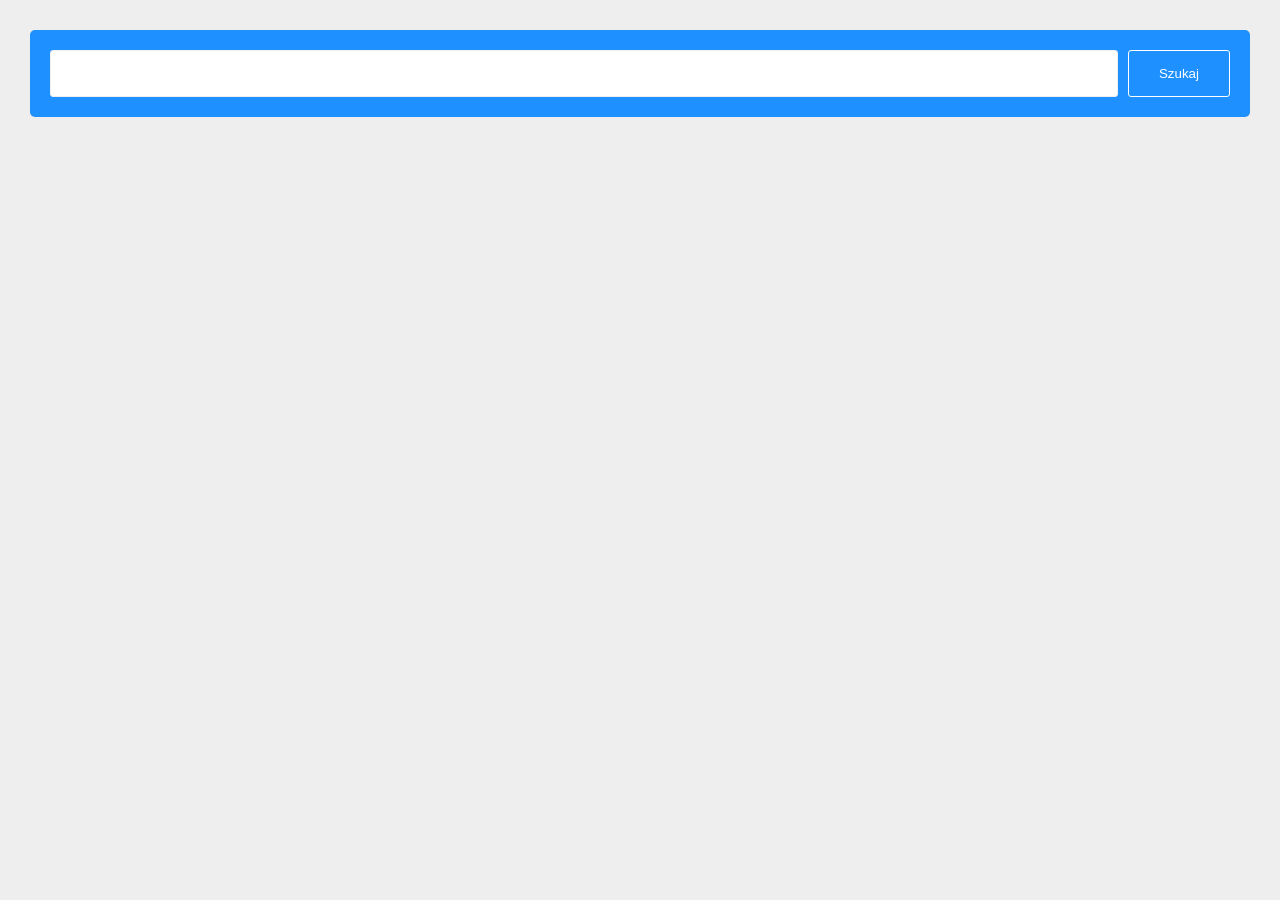
<file: 2-zadanie-google-books/index.html>
<!doctype html>
<html lang="pl">
    <head>
        <meta charset="utf-8">
        <title></title>
        <meta http-equiv="x-ua-compatible" content="ie=edge">
        <meta name="viewport" content="width=device-width, initial-scale=1, shrink-to-fit=no">
        <link rel="stylesheet" href="style.css">
    </head>
    <body>
        <form class="search-form" id="searchForm">
            <input type="text" id="search">
            <button type="submit">Szukaj</button>
        </form>
        <ul class="list">

        </ul>
        <script src="https://code.jquery.com/jquery-3.4.1.min.js" integrity="sha256-CSXorXvZcTkaix6Yvo6HppcZGetbYMGWSFlBw8HfCJo=" crossorigin="anonymous"></script>
        <script src="./app.js"></script>
    </body>
</html>
</file>
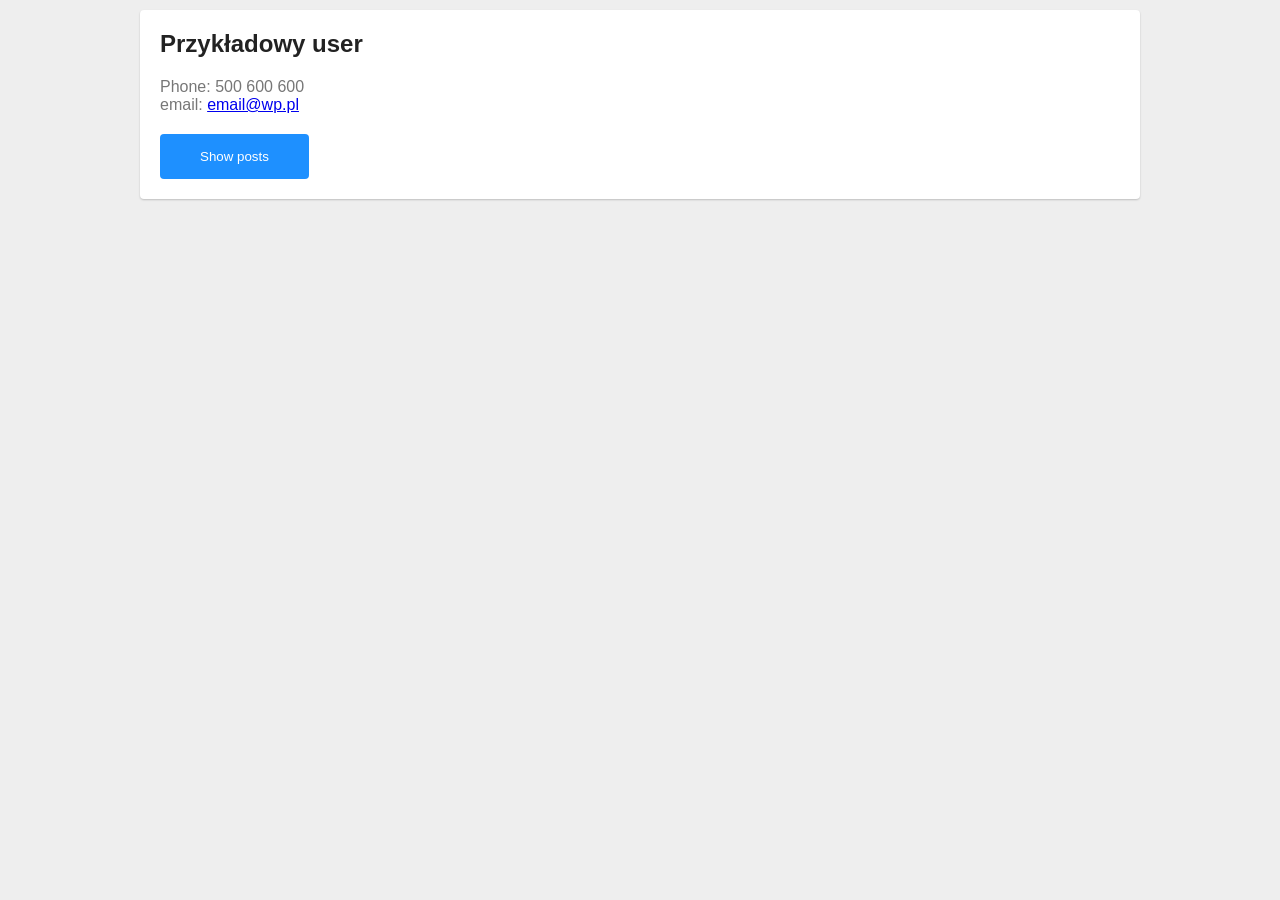
<file: 4-zadanie-placeholder-users/index.html>
<!doctype html>
<html lang="pl">
    <head>
        <meta charset="utf-8">
        <title></title>
        <meta http-equiv="x-ua-compatible" content="ie=edge">
        <meta name="viewport" content="width=device-width, initial-scale=1">
        <link rel="stylesheet" href="style.css">
    </head>
    <body>
        <div class="users-list" id="usersList">

            <!-- przykład elementu z danymi użytkownika -->
            <article class="user-cnt" data-id="1">
                <h2 class="user-name">Przykładowy user</h2>
                <div class="address">
                    Phone: 500 600 600<br>
                    email: <a href="mailto: email@wp.pl">email@wp.pl</a>
                </div>
                <button type="button" class="btn show-posts">Show posts</button>
                <ul class="user-posts">
                    <!-- tutaj będą posty użytkownika -->
                    <li class="post">
                        <h3 class="post-title">Lorem ipsum dolor sit amet, consectetur</h3>
                        <div class="post-body">
                            Lorem ipsum dolor sit amet, consectetur adipisicing elit. Illum mollitia pariatur debitis asperiores, natus impedit nostrum voluptatum architecto iste modi. Iusto voluptatem sequi iste voluptatum rem eaque, atque eum. Error.
                        </div>
                    </li>
<li class="post">
                        <h3 class="post-title">Lorem ipsum dolor sit amet, consectetur</h3>
                        <div class="post-body">
                            Lorem ipsum dolor sit amet, consectetur adipisicing elit. Illum mollitia pariatur debitis asperiores, natus impedit nostrum voluptatum architecto iste modi. Iusto voluptatem sequi iste voluptatum rem eaque, atque eum. Error.
                        </div>
                    </li>
<li class="post">
                        <h3 class="post-title">Lorem ipsum dolor sit amet, consectetur</h3>
                        <div class="post-body">
                            Lorem ipsum dolor sit amet, consectetur adipisicing elit. Illum mollitia pariatur debitis asperiores, natus impedit nostrum voluptatum architecto iste modi. Iusto voluptatem sequi iste voluptatum rem eaque, atque eum. Error.
                        </div>
                    </li>
                </ul>
            </article>

        </div>


        <script src="https://ajax.googleapis.com/ajax/libs/jquery/3.2.1/jquery.min.js"></script>
        <script src="app.js"></script>

    </body>
</html>
</file>
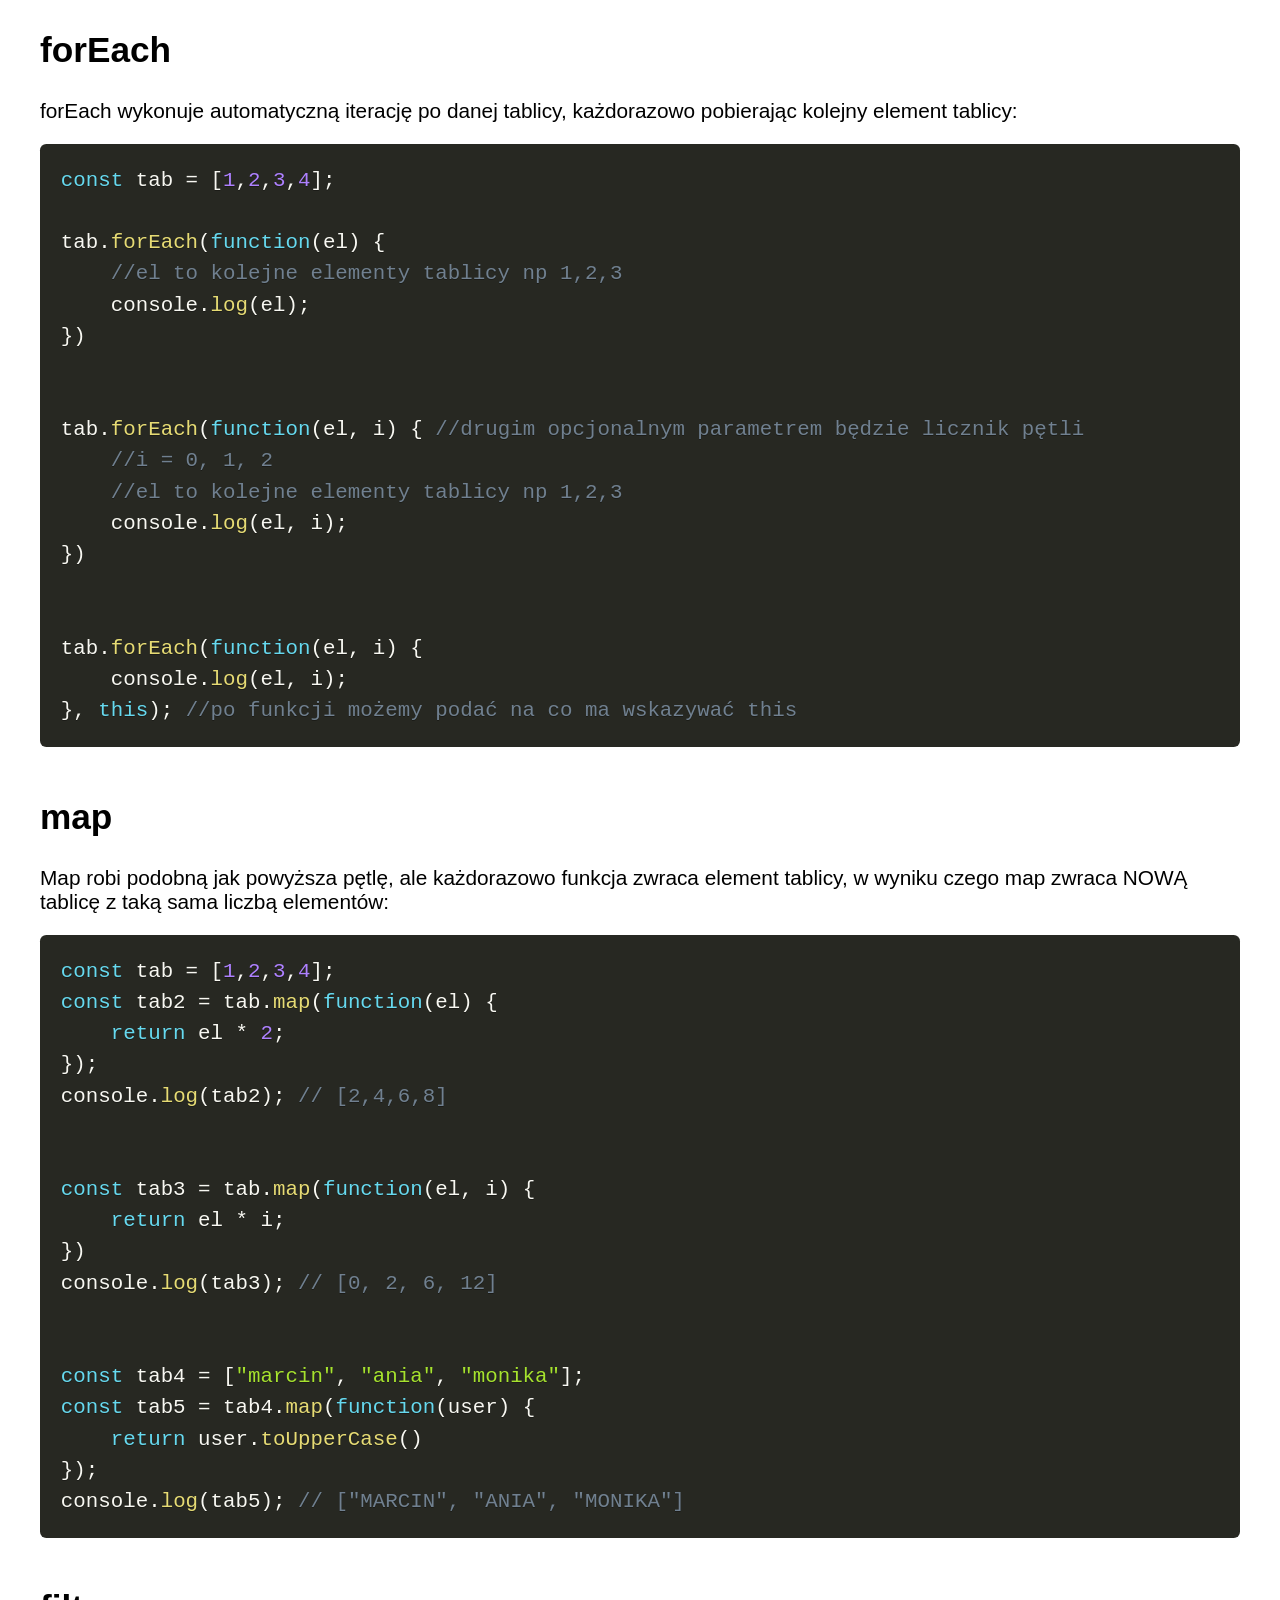
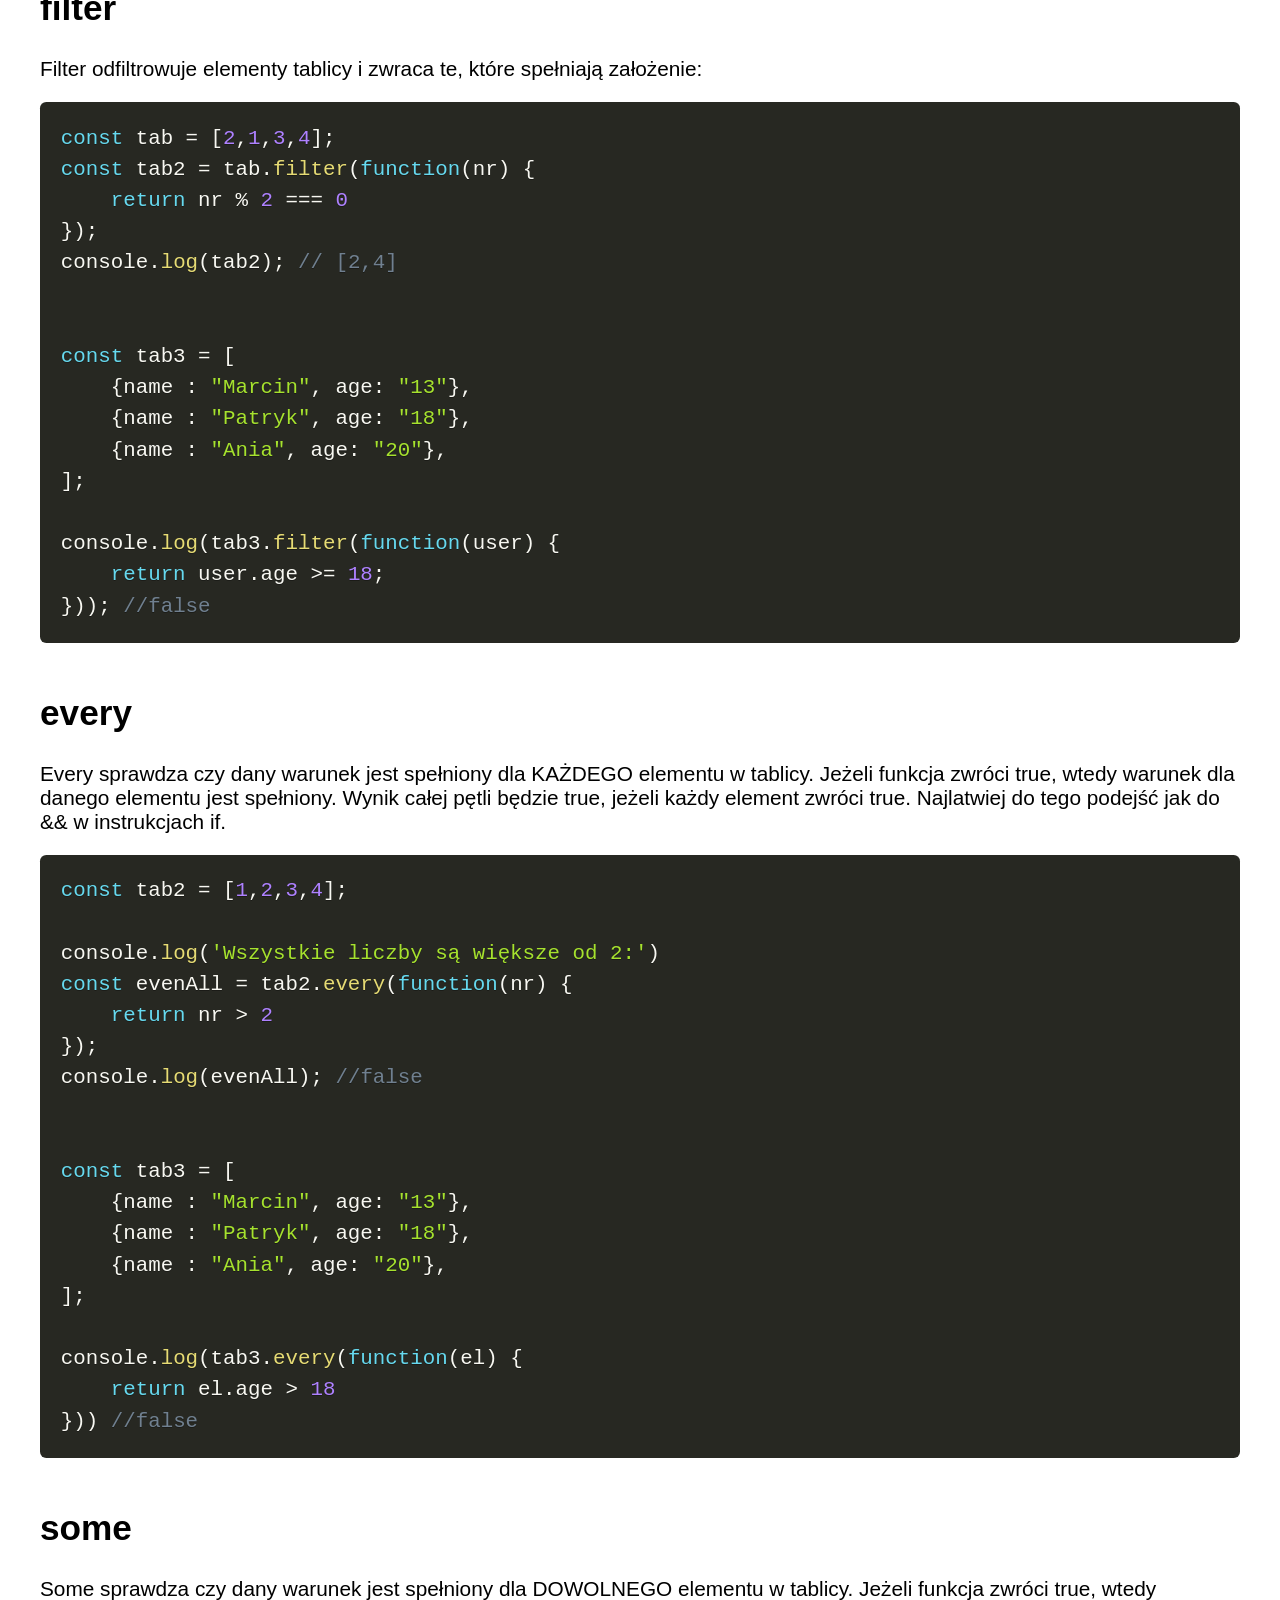
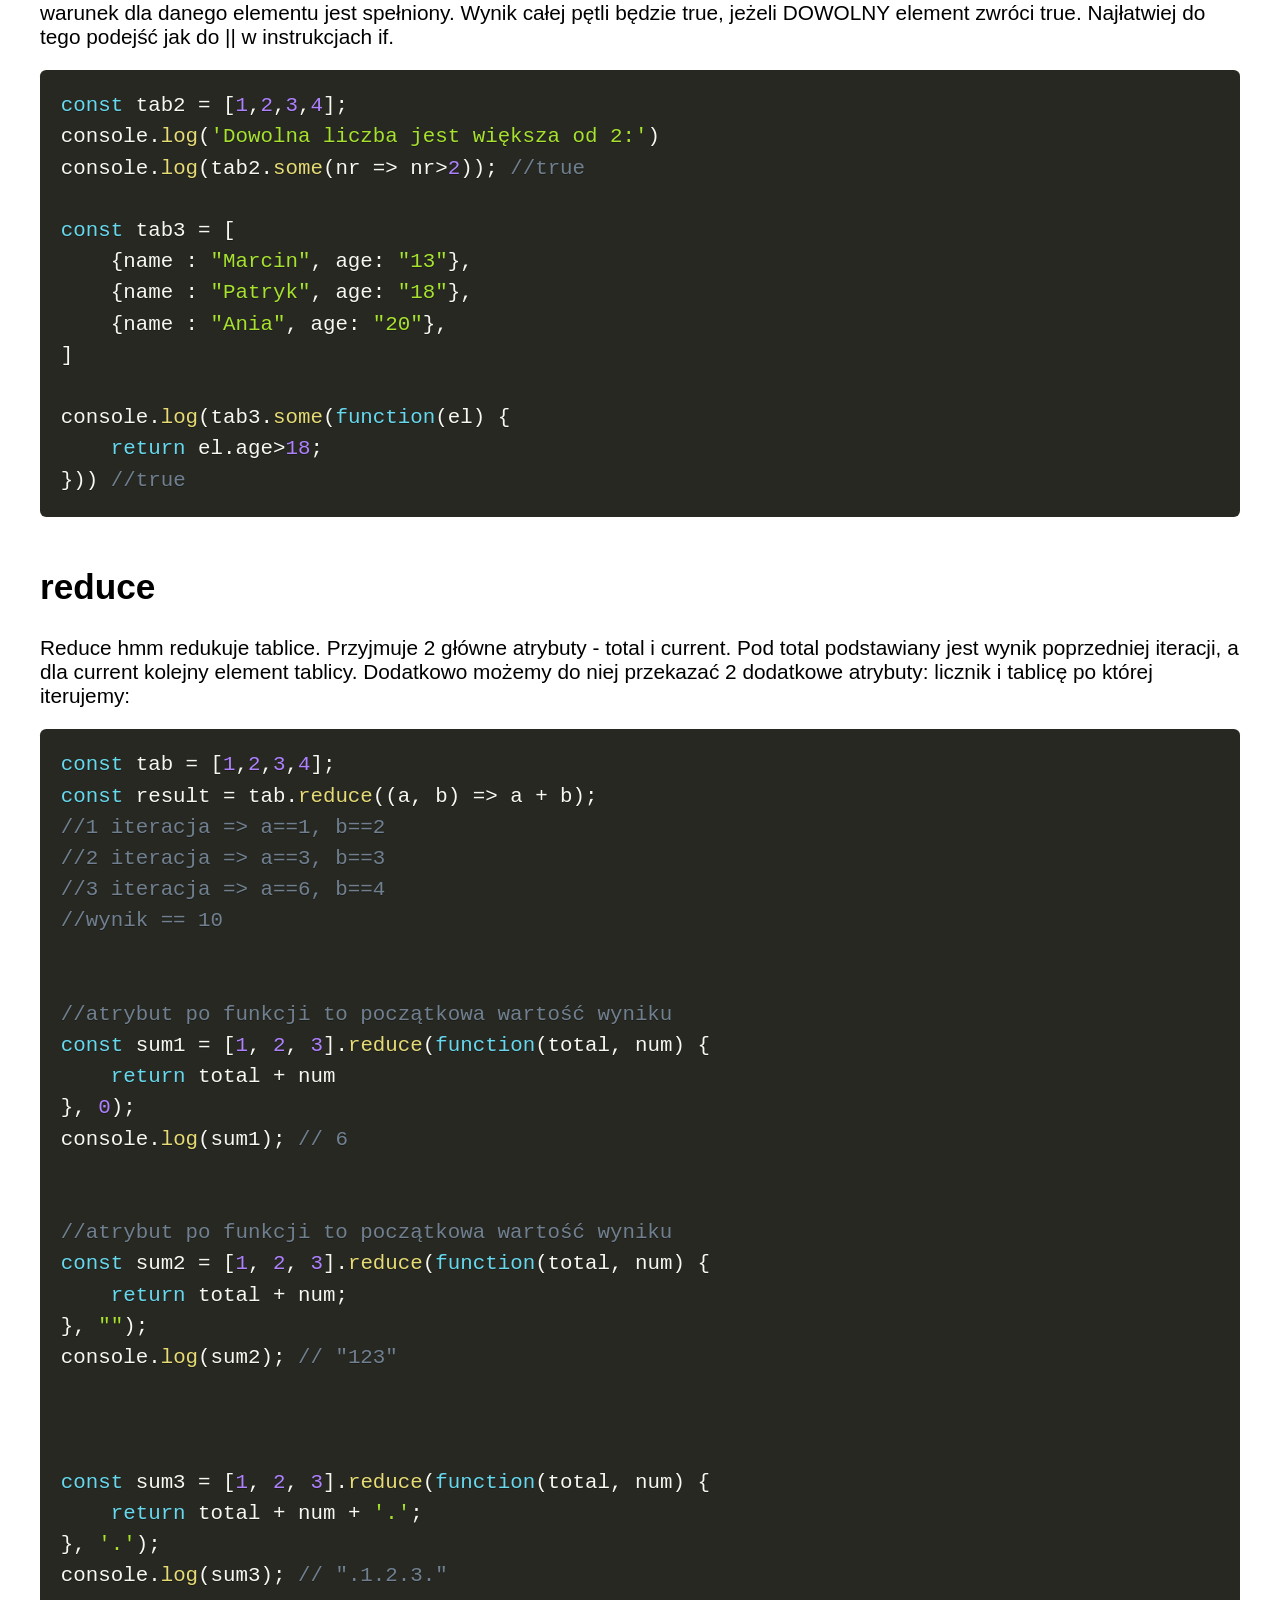
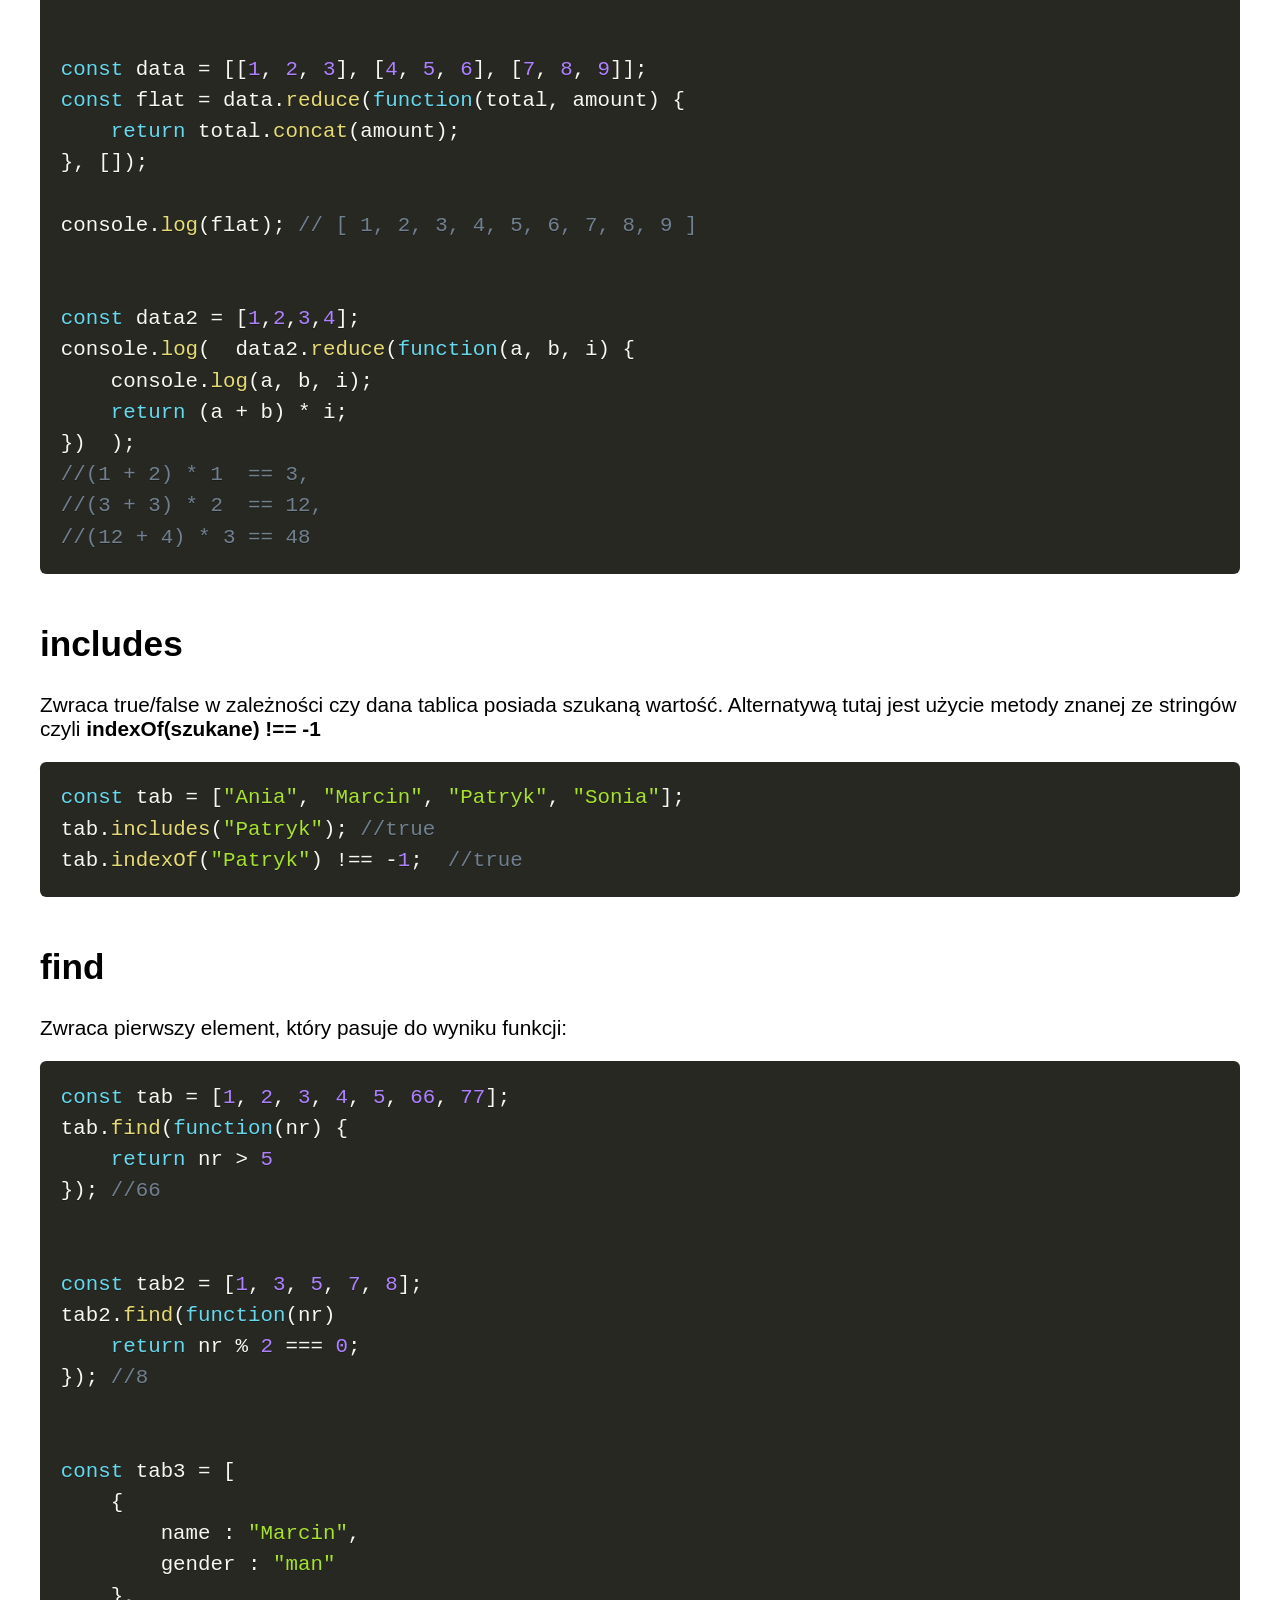
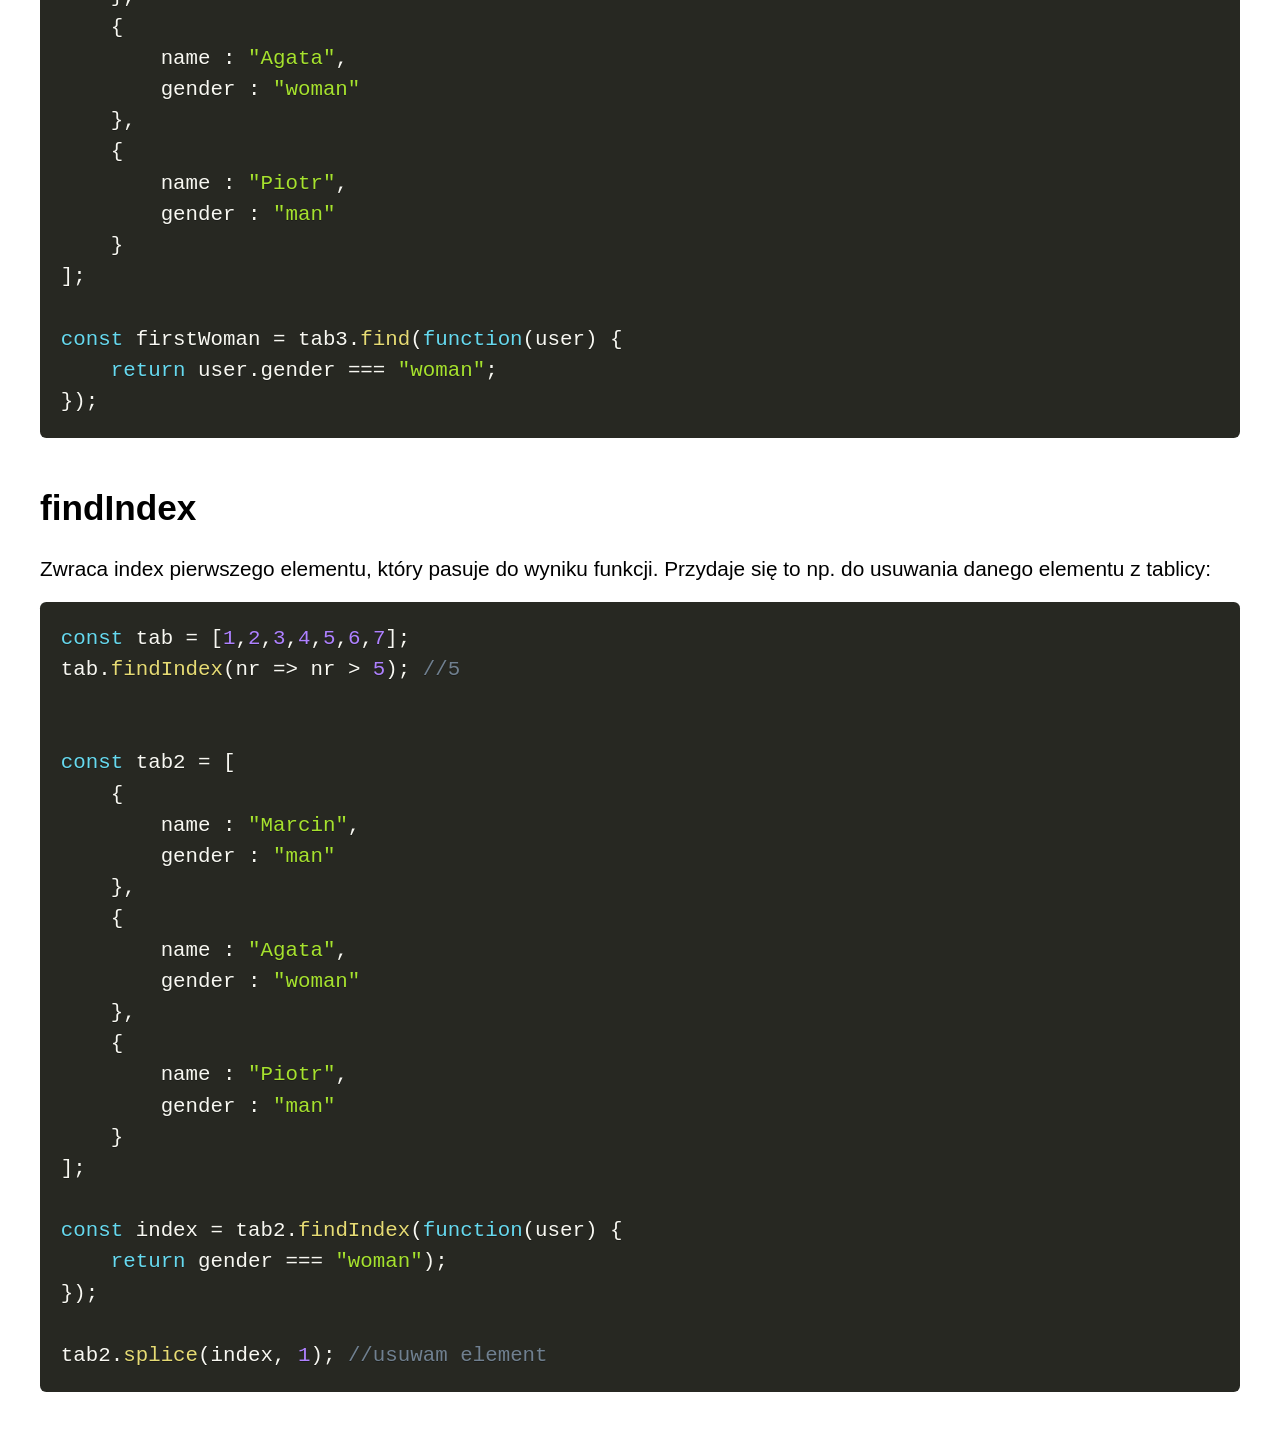
<file: 1-tablice-iteracje/tablice.html>
<!doctype html>
<html lang="pl">
    <head>
        <meta charset="utf-8">
        <title></title>
        <meta http-equiv="x-ua-compatible" content="ie=edge">
        <meta name="viewport" content="width=device-width, initial-scale=1">
        <link rel="stylesheet" href="prism.css">
        <script src="prism.js"></script>
</head>
<style>
    body {
        padding:30px;
        font-size:1.3rem;
        font-family:sans-serif;
        max-width:1200px;
        margin:0 auto;
    }
    h1 {
        font-size:3rem;
    }
    h2,
    h3 {
        margin-top:50px;
        font-size:2.2rem;
    }
    h2:first-of-type,
    h3:first-of-type {
        margin-top:0;
    }
    hr {
        margin:3rem 0;
    }
</style>
<body>
<h2>forEach</h2>
<p>
forEach wykonuje automatyczną iterację po danej tablicy, każdorazowo pobierając
kolejny element tablicy:
</p>
<pre><code class="language-js">
const tab = [1,2,3,4];

tab.forEach(function(el) {
    //el to kolejne elementy tablicy np 1,2,3
    console.log(el);
})


tab.forEach(function(el, i) { //drugim opcjonalnym parametrem będzie licznik pętli
    //i = 0, 1, 2
    //el to kolejne elementy tablicy np 1,2,3
    console.log(el, i);
})


tab.forEach(function(el, i) {
    console.log(el, i);
}, this); //po funkcji możemy podać na co ma wskazywać this
</code></pre>

<h2>map</h2>
<p>
Map robi podobną jak powyższa pętlę, ale każdorazowo funkcja zwraca element tablicy,
w wyniku czego map zwraca NOWĄ tablicę z taką sama liczbą elementów:
</p>
<pre><code class="language-js">
const tab = [1,2,3,4];
const tab2 = tab.map(function(el) {
    return el * 2;
});
console.log(tab2); // [2,4,6,8]


const tab3 = tab.map(function(el, i) {
    return el * i;
})
console.log(tab3); // [0, 2, 6, 12]


const tab4 = ["marcin", "ania", "monika"];
const tab5 = tab4.map(function(user) {
    return user.toUpperCase()
});
console.log(tab5); // ["MARCIN", "ANIA", "MONIKA"]
</code></pre>

<h2>filter</h2>
<p>
Filter odfiltrowuje elementy tablicy i zwraca te, które spełniają założenie:
</p>

<pre><code class="language-js">
const tab = [2,1,3,4];
const tab2 = tab.filter(function(nr) {
    return nr % 2 === 0
});
console.log(tab2); // [2,4]


const tab3 = [
    {name : "Marcin", age: "13"},
    {name : "Patryk", age: "18"},
    {name : "Ania", age: "20"},
];

console.log(tab3.filter(function(user) {
    return user.age >= 18;
})); //false
</code></pre>

<h2>every</h2>
<p>
Every sprawdza czy dany warunek jest spełniony dla KAŻDEGO elementu w tablicy.
Jeżeli funkcja zwróci true, wtedy warunek dla danego elementu jest spełniony.
Wynik całej pętli będzie true, jeżeli każdy element zwróci true.
Najlatwiej do tego podejść jak do &amp;&amp; w instrukcjach if.
</p>

<pre><code class="language-js">
const tab2 = [1,2,3,4];

console.log('Wszystkie liczby są większe od 2:')
const evenAll = tab2.every(function(nr) {
    return nr > 2
});
console.log(evenAll); //false


const tab3 = [
    {name : "Marcin", age: "13"},
    {name : "Patryk", age: "18"},
    {name : "Ania", age: "20"},
];

console.log(tab3.every(function(el) {
    return el.age > 18
})) //false
</code></pre>

<h2>some</h2>
<p>
Some sprawdza czy dany warunek jest spełniony dla DOWOLNEGO elementu w tablicy.
Jeżeli funkcja zwróci true, wtedy warunek dla danego elementu jest spełniony.
Wynik całej pętli będzie true, jeżeli DOWOLNY element zwróci true.
Najłatwiej do tego podejść jak do || w instrukcjach if.
</p>
<pre><code class="language-js">
const tab2 = [1,2,3,4];
console.log('Dowolna liczba jest większa od 2:')
console.log(tab2.some(nr => nr>2)); //true

const tab3 = [
    {name : "Marcin", age: "13"},
    {name : "Patryk", age: "18"},
    {name : "Ania", age: "20"},
]

console.log(tab3.some(function(el) {
    return el.age>18;
})) //true
</code></pre>

<h2>reduce</h2>
<p>
Reduce hmm redukuje tablice.
Przyjmuje 2 główne atrybuty - total i current.
Pod total podstawiany jest wynik poprzedniej iteracji,
a dla current kolejny element tablicy.
Dodatkowo możemy do niej przekazać 2 dodatkowe atrybuty:
licznik i tablicę po której iterujemy:
</p>

<pre><code class="language-js">
const tab = [1,2,3,4];
const result = tab.reduce((a, b) => a + b);
//1 iteracja => a==1, b==2
//2 iteracja => a==3, b==3
//3 iteracja => a==6, b==4
//wynik == 10


//atrybut po funkcji to początkowa wartość wyniku
const sum1 = [1, 2, 3].reduce(function(total, num) {
    return total + num
}, 0);
console.log(sum1); // 6


//atrybut po funkcji to początkowa wartość wyniku
const sum2 = [1, 2, 3].reduce(function(total, num) {
    return total + num;
}, "");
console.log(sum2); // "123"



const sum3 = [1, 2, 3].reduce(function(total, num) {
    return total + num + '.';
}, '.');
console.log(sum3); // ".1.2.3."


const data = [[1, 2, 3], [4, 5, 6], [7, 8, 9]];
const flat = data.reduce(function(total, amount) {
    return total.concat(amount);
}, []);

console.log(flat); // [ 1, 2, 3, 4, 5, 6, 7, 8, 9 ]


const data2 = [1,2,3,4];
console.log(  data2.reduce(function(a, b, i) {
    console.log(a, b, i);
    return (a + b) * i;
})  );
//(1 + 2) * 1  == 3,
//(3 + 3) * 2  == 12,
//(12 + 4) * 3 == 48
</code></pre>

<h2>includes</h2>
<p>
    Zwraca true/false w zależności czy dana tablica posiada szukaną wartość.
    Alternatywą tutaj jest użycie metody znanej ze stringów czyli <strong>indexOf(szukane) !== -1</strong>
</p>

<pre><code class="language-js">
const tab = ["Ania", "Marcin", "Patryk", "Sonia"];
tab.includes("Patryk"); //true
tab.indexOf("Patryk") !== -1;  //true
</code></pre>

<h2>find</h2>
<p>
    Zwraca pierwszy element, który pasuje do wyniku funkcji:
</p>

<pre><code class="language-js">
const tab = [1, 2, 3, 4, 5, 66, 77];
tab.find(function(nr) {
    return nr > 5
}); //66


const tab2 = [1, 3, 5, 7, 8];
tab2.find(function(nr)
    return nr % 2 === 0;
}); //8


const tab3 = [
    {
        name : "Marcin",
        gender : "man"
    },
    {
        name : "Agata",
        gender : "woman"
    },
    {
        name : "Piotr",
        gender : "man"
    }
];

const firstWoman = tab3.find(function(user) {
    return user.gender === "woman";
});
</code></pre>

<h2>findIndex</h2>
<p>
    Zwraca index pierwszego elementu, który pasuje do wyniku funkcji. Przydaje się to np. do usuwania danego elementu z tablicy:
</p>
<pre><code class="language-js">
const tab = [1,2,3,4,5,6,7];
tab.findIndex(nr => nr > 5); //5


const tab2 = [
    {
        name : "Marcin",
        gender : "man"
    },
    {
        name : "Agata",
        gender : "woman"
    },
    {
        name : "Piotr",
        gender : "man"
    }
];

const index = tab2.findIndex(function(user) {
    return gender === "woman");
});

tab2.splice(index, 1); //usuwam element
</code></pre>
</body>
</html>
</file>
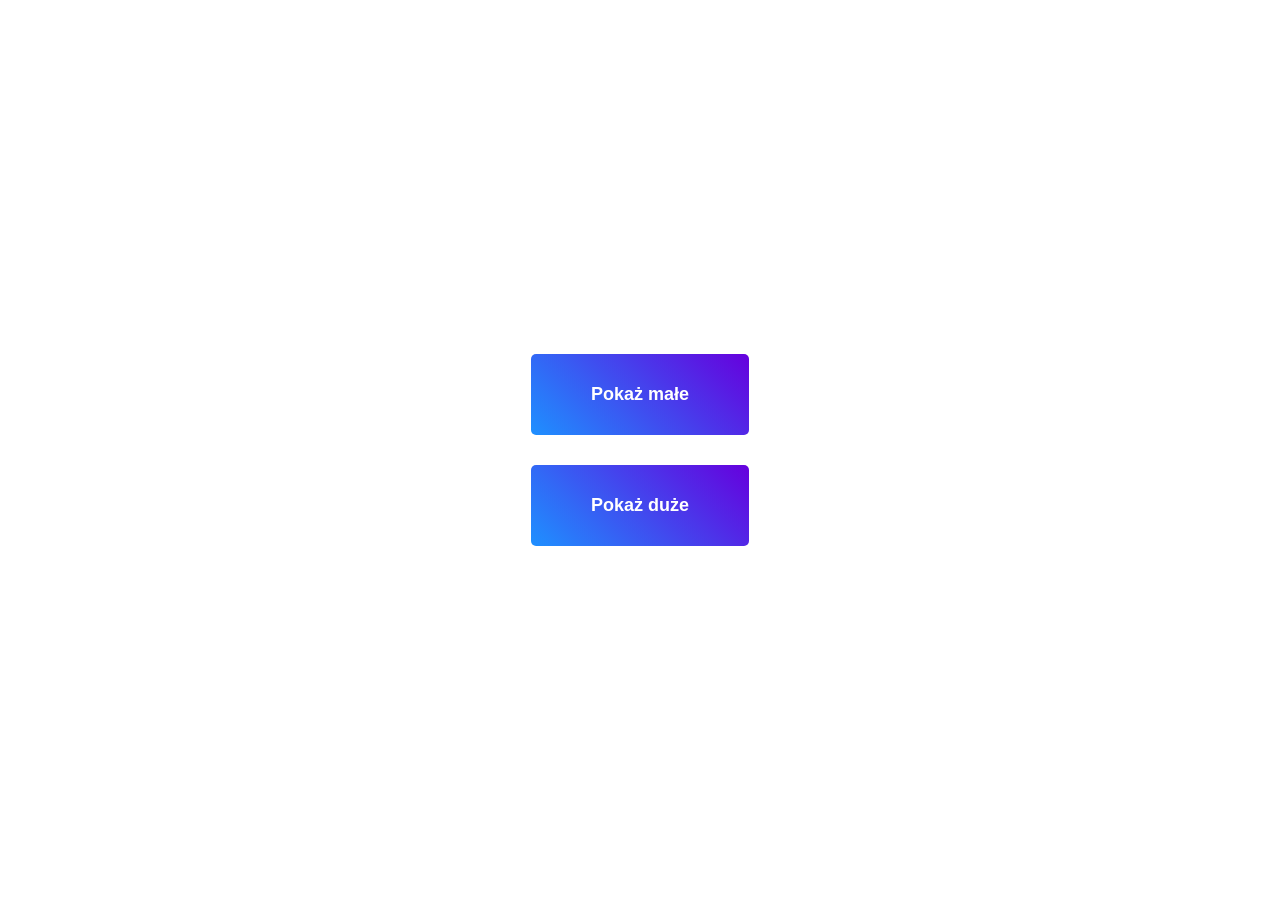
<file: 5-zadanie-class/zadanie-class.html>
<!DOCTYPE html>
<html lang="en">
<head>
    <meta charset="UTF-8">
    <title>Document</title>
    <link rel="stylesheet" href="./style.css">
    <script src="./app.js" defer></script>
</head>
<body>
    <div>
        <button class="btn1">Pokaż małe</button>
    </div>

    <div>
        <button class="btn2">Pokaż duże</button>
    </div>
</body>
</html>
</file>
<file: 2-zadanie-google-books/style.css>
body {
    margin:30px;
    background: #eee;
}
.search-form {
    max-width:  1300px;
    margin: 0 auto;
    box-sizing: border-box;
    display: flex;
    width:100%;
    padding:20px;
    background: dodgerblue;
    border-radius: 5px;
}
.search-form input {
    flex-grow: 1;
    padding:15px;
    border-radius: 3px;
    border:1px solid #eee;
}
.search-form button {
    border-radius: 3px;
    padding:10px 30px;
    border:  1px solid #fff;
    color:  #fff;
    background: none;
    color:#fff;
    margin-left:10px;
    cursor: pointer;
}
</file>
<file: 4-zadanie-placeholder-users/style.css>
* {
    box-sizing: border-box;
}
body {
    margin:10px;
    background: #eee;
    font-family:sans-serif;
}
.users-list {
    max-width:1000px;
    margin:0 auto;
}
.users-list .user-cnt {
    color:#777;
    background: #fff;
    padding:20px;
    box-shadow:0 1px 2px rgba(0,0,0,0.2);
    margin-bottom:10px;
    border-radius: 4px;
}
.users-list .user-name {
    color:#222;
    margin:0 0 20px;
}
.users-list .address {
    margin-bottom:20px;
}
.users-list .btn {
    background: dodgerblue;
    padding:15px 40px;
    color:#fff;
    border:0;
    cursor: pointer;
    transition: 0.5s background;
    border-radius: 4px;
}
.users-list .btn:hover {
    background: #17C96C;
}
.users-list .btn:focus {
    outline: none;
}
.users-list .user-posts {
    display: none;
    padding: 0;
    padding-top: 20px;
    list-style:  none;
    font-size:  15px;
}
.users-list .post {
    color:#777;
    padding:20px;
    border: 1px solid #ddd;
    margin-bottom:  10px;
}
.users-list .post-title {
    margin-top:0;
    color:#222;
}
</file>
<file: 1-tablice-iteracje/prism.css>
/* http://prismjs.com/download.html?themes=prism-okaidia&languages=[base64]&plugins=remove-initial-line-feed */
/**
 * okaidia theme for JavaScript, CSS and HTML
 * Loosely based on Monokai textmate theme by http://www.monokai.nl/
 * @author ocodia
 */

code[class*="language-"],
pre[class*="language-"] {
	color: #f8f8f2;
	background: none;
	text-shadow: 0 1px rgba(0, 0, 0, 0.3);
	font-family: Consolas, Monaco, 'Andale Mono', 'Ubuntu Mono', monospace;
	text-align: left;
	white-space: pre;
	word-spacing: normal;
	word-break: normal;
	word-wrap: normal;
	line-height: 1.5;

	-moz-tab-size: 4;
	-o-tab-size: 4;
	tab-size: 4;

	-webkit-hyphens: none;
	-moz-hyphens: none;
	-ms-hyphens: none;
	hyphens: none;
}

/* Code blocks */
pre[class*="language-"] {
	padding: 1em;
	margin: .5em 0;
	overflow: auto;
	border-radius: 0.3em;
}

:not(pre) > code[class*="language-"],
pre[class*="language-"] {
	background: #272822;
}

/* Inline code */
:not(pre) > code[class*="language-"] {
	padding: .1em;
	border-radius: .3em;
	white-space: normal;
}

.token.comment,
.token.prolog,
.token.doctype,
.token.cdata {
	color: slategray;
}

.token.punctuation {
	color: #f8f8f2;
}

.namespace {
	opacity: .7;
}

.token.property,
.token.tag,
.token.constant,
.token.symbol,
.token.deleted {
	color: #f92672;
}

.token.boolean,
.token.number {
	color: #ae81ff;
}

.token.selector,
.token.attr-name,
.token.string,
.token.char,
.token.builtin,
.token.inserted {
	color: #a6e22e;
}

.token.operator,
.token.entity,
.token.url,
.language-css .token.string,
.style .token.string,
.token.variable {
	color: #f8f8f2;
}

.token.atrule,
.token.attr-value,
.token.function {
	color: #e6db74;
}

.token.keyword {
	color: #66d9ef;
}

.token.regex,
.token.important {
	color: #fd971f;
}

.token.important,
.token.bold {
	font-weight: bold;
}
.token.italic {
	font-style: italic;
}

.token.entity {
	cursor: help;
}
</file>
<file: 5-zadanie-class/style.css>
body {
    height: calc(100vh - 16px);
    display: flex;
    justify-content: center;
    align-items: center;
    flex-direction: column;
}
button {
    padding: 30px 60px;
    background: linear-gradient(45deg, dodgerblue, #60D);
    color: #fff;
    border: 0;
    border-radius:  5px;
    margin: 15px;
    font-size:  18px;
    font-weight:  bold;
    cursor: pointer;
    transition: 0.2s;
}
button:hover {
    outline:none;
    box-shadow: 0 0 0 5px rgba(0,0,0,0.2);
}
</file>
